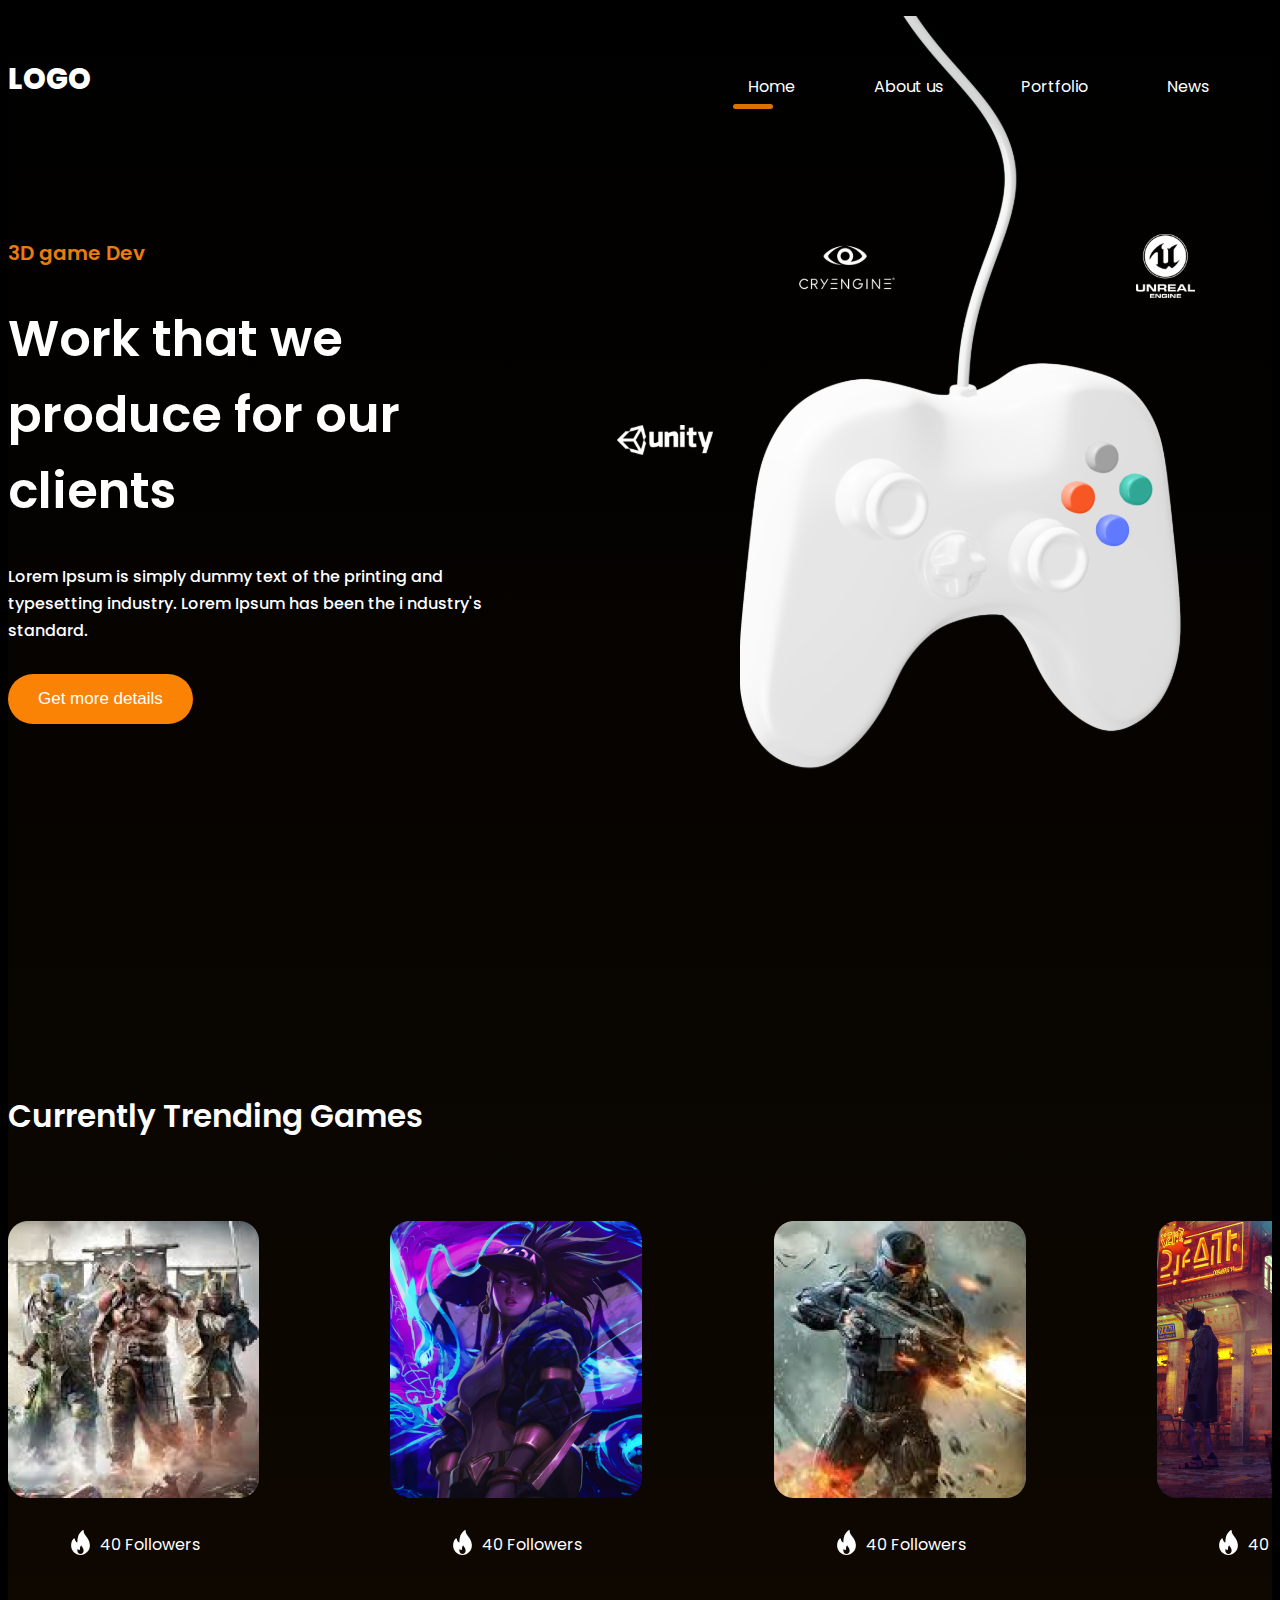
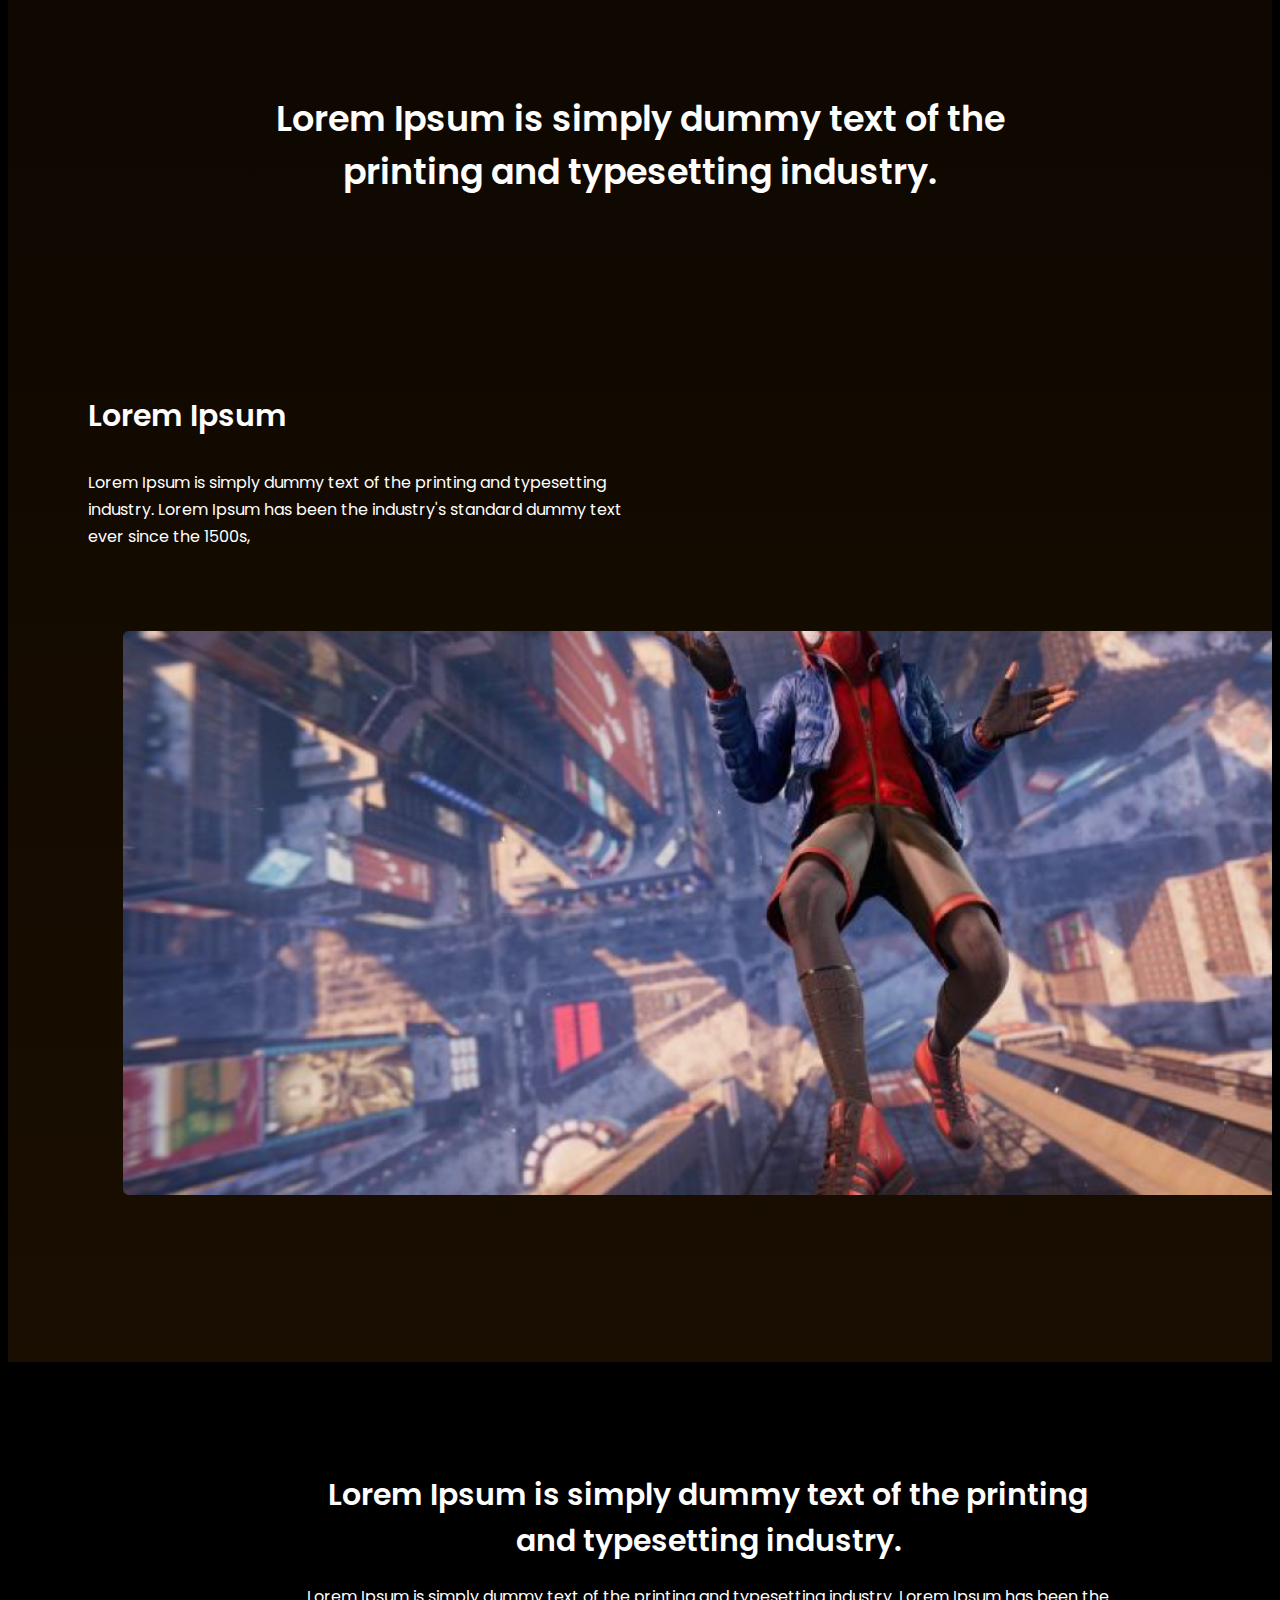
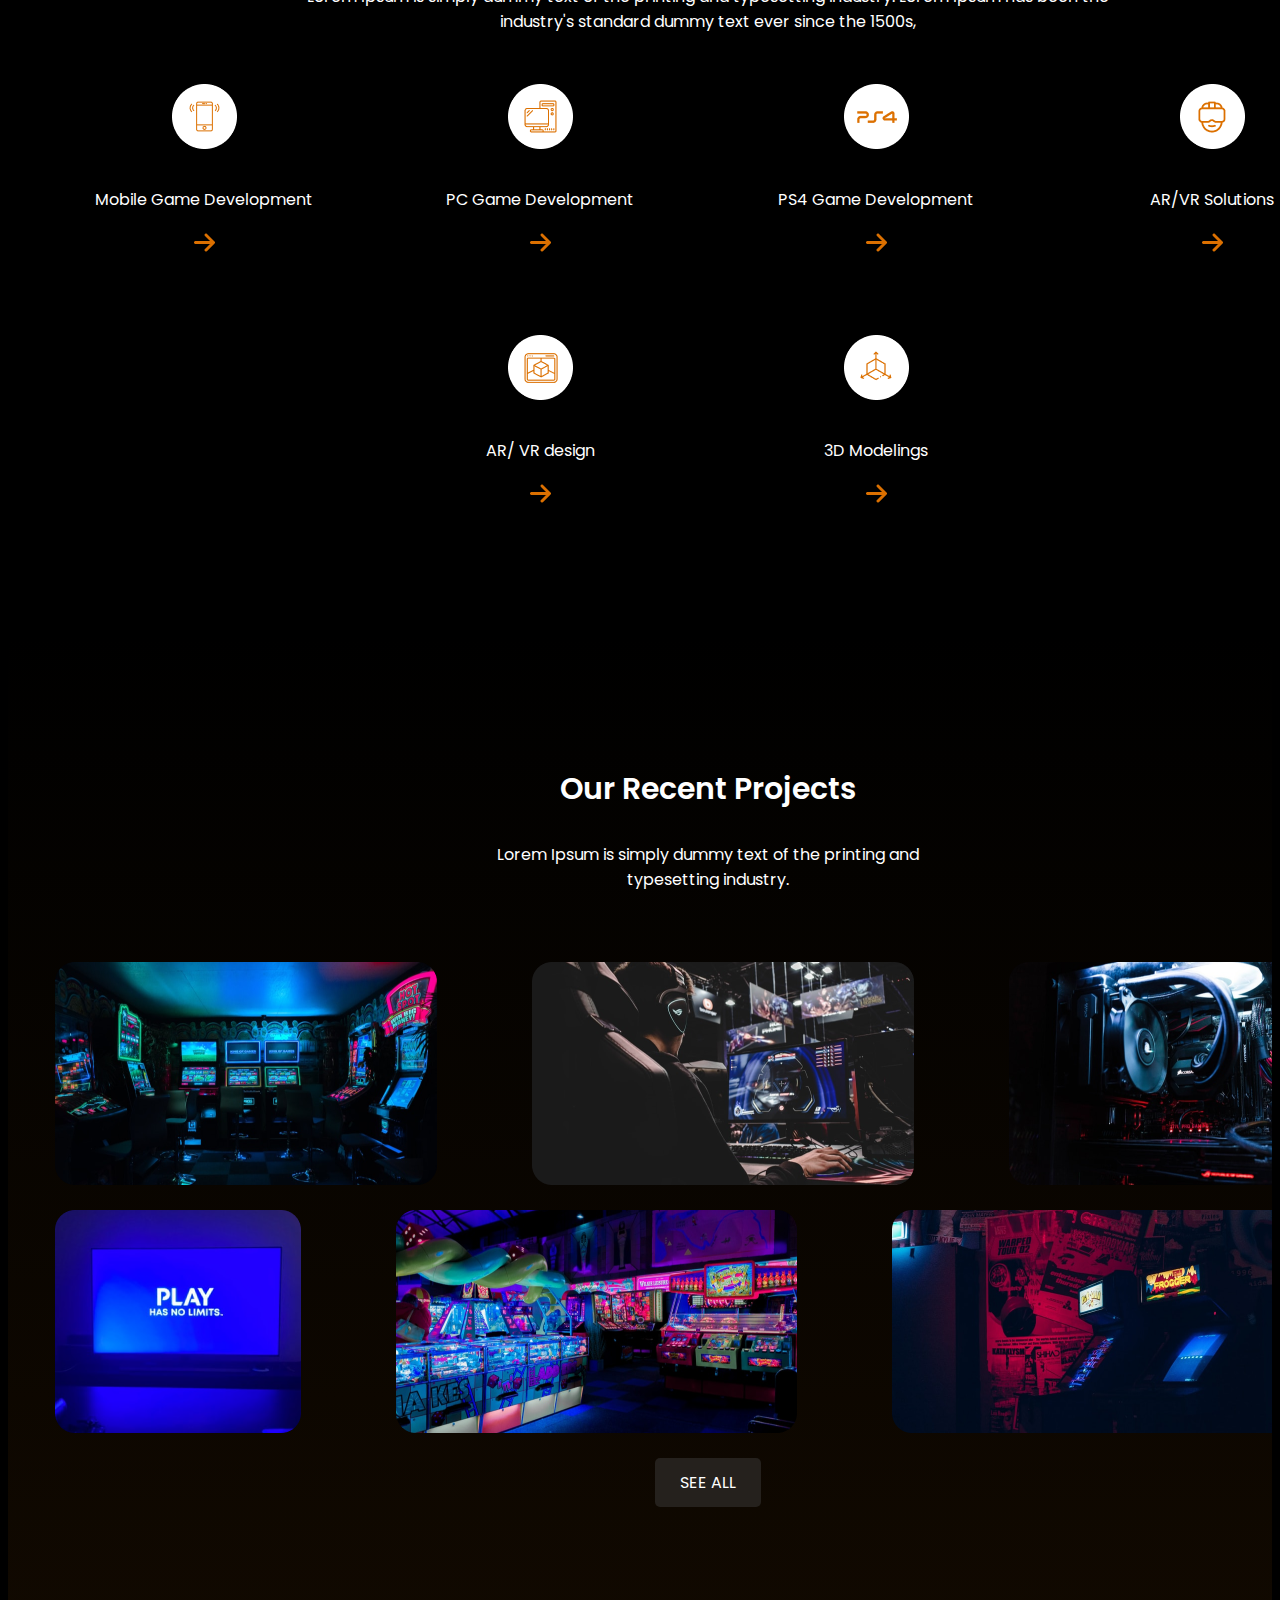
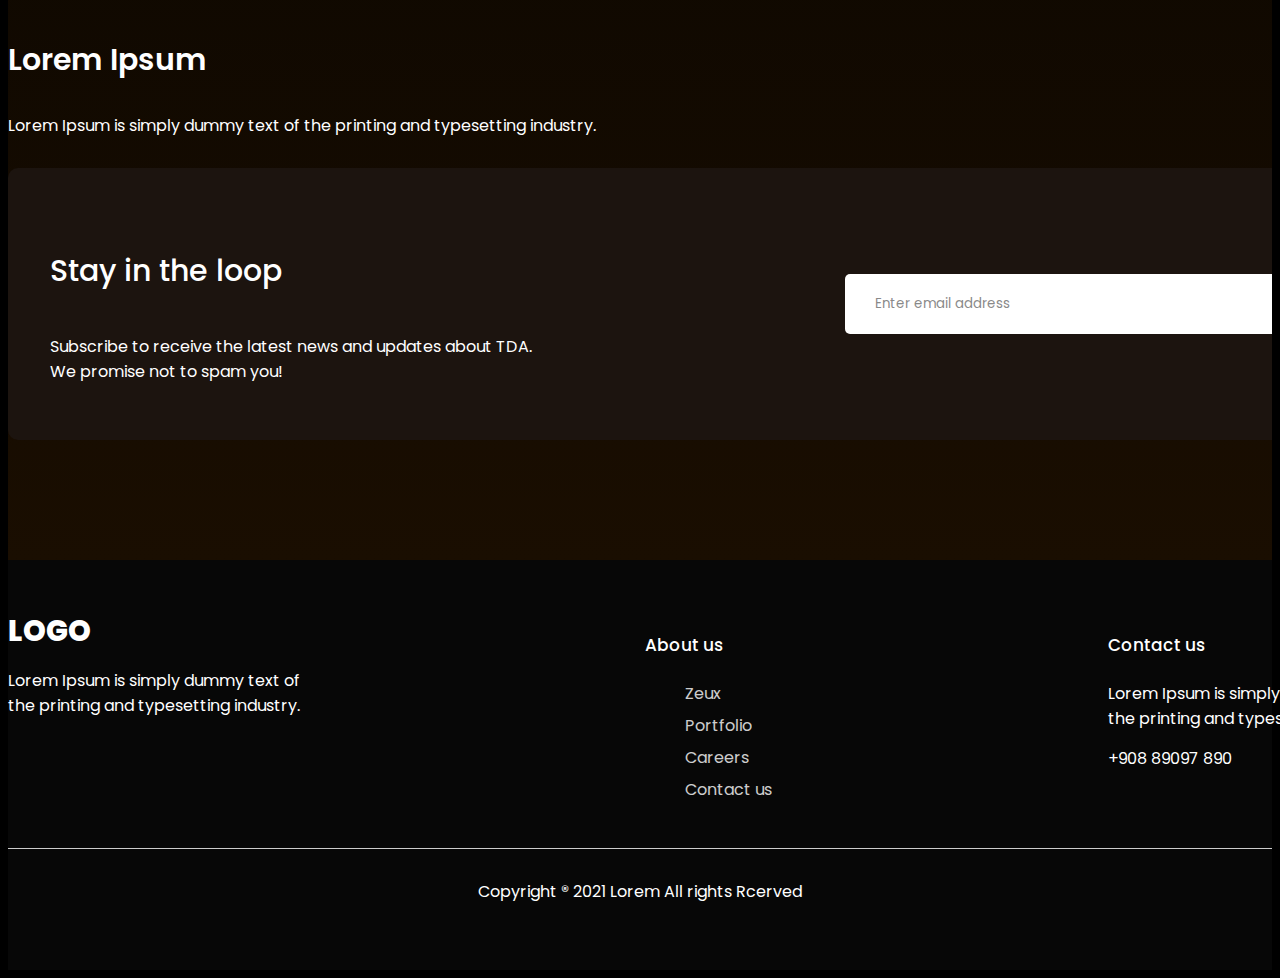
<file: html/index.html>
<!DOCTYPE html>
<html lang="en">

<head>
    <meta charset="UTF-8">
    <meta name="viewport" content="width=device-width, initial-scale=1.0">
    <title>Game Website</title>
    <link rel="stylesheet" href="../css/variable.css">
    <link rel="stylesheet" href="../css/main.css">
</head>

<body>
    <div class="wrapper">
        <header class="header container">
            <span class="logo">logo</span>
            <nav>
                <ul>
                    <li class="active"><a href="/">Home</a></li>
                    <li><a href="./about.html">About us</a></li>
                    <li><a href="/html/portfolio.html">Portfolio</a></li>
                    <li><a href="/html/news.html">News</a></li>
                    <li class="btn"><a href="/html/contacts.html">Contact us</a></li>
                </ul>
            </nav>
        </header>
        
        <div class="hero container">
            <div class="hero--info">
                <h2>3D game Dev</h2>
                <h1>Work that we produce for our clients</h1>
                <p>
                    Lorem Ipsum is simply dummy text of the printing and
                    typesetting industry. Lorem Ipsum has been the i
                    ndustry's standard.
                </p>
                <button class="btn">Get more details</button>
            </div>
            <img class="gamepad" src="../img/joystick.svg" alt="Джостик">
        </div>

        <div class="container trending">
            <a href="#" class="see-all">SEE ALL</a>
            <h3>Currently Trending Games</h3>

            <div class="games">
                <div class="block">
                    <img src="/img/Game1.png" alt="For Honor">
                    <span><img class="top-games" src="/img/fire 1.svg" alt="Огонек">40 Followers</span>
                </div>
                <div class="block">
                    <img src="/img/Game2.png" alt="хз че">
                    <span><img class="top-games" src="/img/fire 1.svg" alt="Огонек">40 Followers</span>
                </div>
                <div class="block">
                    <img src="/img/Game3.png" alt="Крайзис3">
                    <span><img class="top-games" src="/img/fire 1.svg" alt="Огонек">40 Followers</span>
                </div>
                <div class="block">
                    <img src="/img/Game4.png" alt="Про кота">
                    <span><img class="top-games" src="/img/fire 1.svg" alt="Огонек">40 Followers</span>
                </div>
            </div>
        </div>
        
        <div class="container big-text">
            <p>Lorem Ipsum is simply dummy text of the printing 
                and typesetting industry.</p>
        </div>

        <div class="container banner">
            <h3>Lorem Ipsum</h3>
            <p>Lorem Ipsum is simply dummy text of the printing 
                and typesetting industry. Lorem Ipsum has been 
                the industry's standard dummy text ever since the 1500s,
            </p>
            <img class="banner-img" src="/img/banner.png" alt="баннер человек паук">
        </div>
    </div>

    <div class="features">
        <div class="container">
            <h3>Lorem Ipsum is simply dummy text of the 
                printing and typesetting industry.
            </h3>
            <p>Lorem Ipsum is simply dummy text of the printing and 
                typesetting industry. Lorem Ipsum has been the 
                industry's standard dummy text ever since the 1500s,
            </p>
            <div class="info">
                <div class="block">
                    <img class="features-img"src="/img/feature1.png" alt="">
                    <p>Mobile Game Development</p>
                    <img class="features-img"src="/img/arrow 1.png" alt="стрелка">
                </div>
                <div class="block">
                    <img class="features-img"src="/img/feature2.png" alt="">
                    <p>PC Game Development</p>
                    <img class="features-img"src="/img/arrow 1.png" alt="стрелка">
                </div>
                <div class="block">
                    <img class="features-img"src="/img/feature3.png" alt="">
                    <p>PS4 Game Development</p>
                    <img class="features-img"src="/img/arrow 1.png" alt="стрелка">
                </div>
                <div class="block">
                    <img class="features-img"src="/img/feature4.png" alt="">
                    <p>AR/VR Solutions</p>
                    <img class="features-img"src="/img/arrow 1.png" alt="стрелка">
                </div>
                <div class="block">
                    <img class="features-img"src="/img/feature5.png" alt="">
                    <p>AR/ VR design</p>
                    <img class="features-img"src="/img/arrow 1.png" alt="стрелка">
                </div>
                <div class="block">
                    <img class="features-img"src="/img/feature6.png" alt="">
                    <p>3D Modelings</p>
                    <img class="features-img"src="/img/arrow 1.png" alt="стрелка">
                </div>
            </div>
        </div>
    </div>

    <div class="wrapper">
        <div class="container projects">
            <h3>Our Recent Projects</h3>
            <p>Lorem Ipsum is simply dummy text of the printing 
                and typesetting industry.
            </p>
            <div class="images">
                <img src="/img/projects1.png" alt="">
                <img src="/img/projects2.png" alt="">
                <img src="/img/projects3.png" alt="">
            </div>
            <div class="images">
                <img src="/img/projects5.png" alt="">
                <img src="/img/projects4.png" alt="">
                <img src="/img/projects6.png" alt="">
            </div>
            <a href="" class="see-all">SEE ALL</a>
        </div>

        <div class="container email">
            <h3>Lorem Ipsum</h3>
            <p>Lorem Ipsum is simply dummy text of the printing 
                and typesetting industry.
            </p>
            <div class="block">
                <div>
                    <h4>Stay in the loop</h4>
                    <p>Subscribe to receive the latest news and updates about TDA.
                        We promise not to spam you! 
                    </p>
                </div>
                <div>
                    <input type="email" id="emailField" placeholder="Enter email address">
                    <button onclick="checkEmail()">Continue</button>
                </div>
            </div>
        </div>
    </div>

    <footer>
        <div class="blocks container">
            <div>
                <span class="logo">logo</span>
                <p>Lorem Ipsum is simply dummy text 
                    of the printing and typesetting industry.
                </p>
            </div>
            <div>
                <h4>About us</h4>
                <ul>
                    <li>Zeux</li>
                    <li>Portfolio</li>
                    <li>Careers</li>
                    <li>Contact us</li>
                </ul>
            </div>
            <div>
                <h4>Contact us</h4>
                <p>Lorem Ipsum is simply dummy text of 
                the printing and typesetting industry.
                </p>
                <p>+908 89097 890</p>
        </div>
        </div>
        <hr>
        <p>Copyright ® 2021 Lorem All rights Rcerved</p>
    </footer>

    <script>
        function checkEmail() {
            const email = document.querySelector('#emailField').value;
            if(!email.includes('@')) {
                alert ('Нет символа @');
            } else if(!email.includes('.')){
                alert ('Нет символа .');
            } else alert('Все отлично!');
        }
    </script>
</body>

</html>
</file>
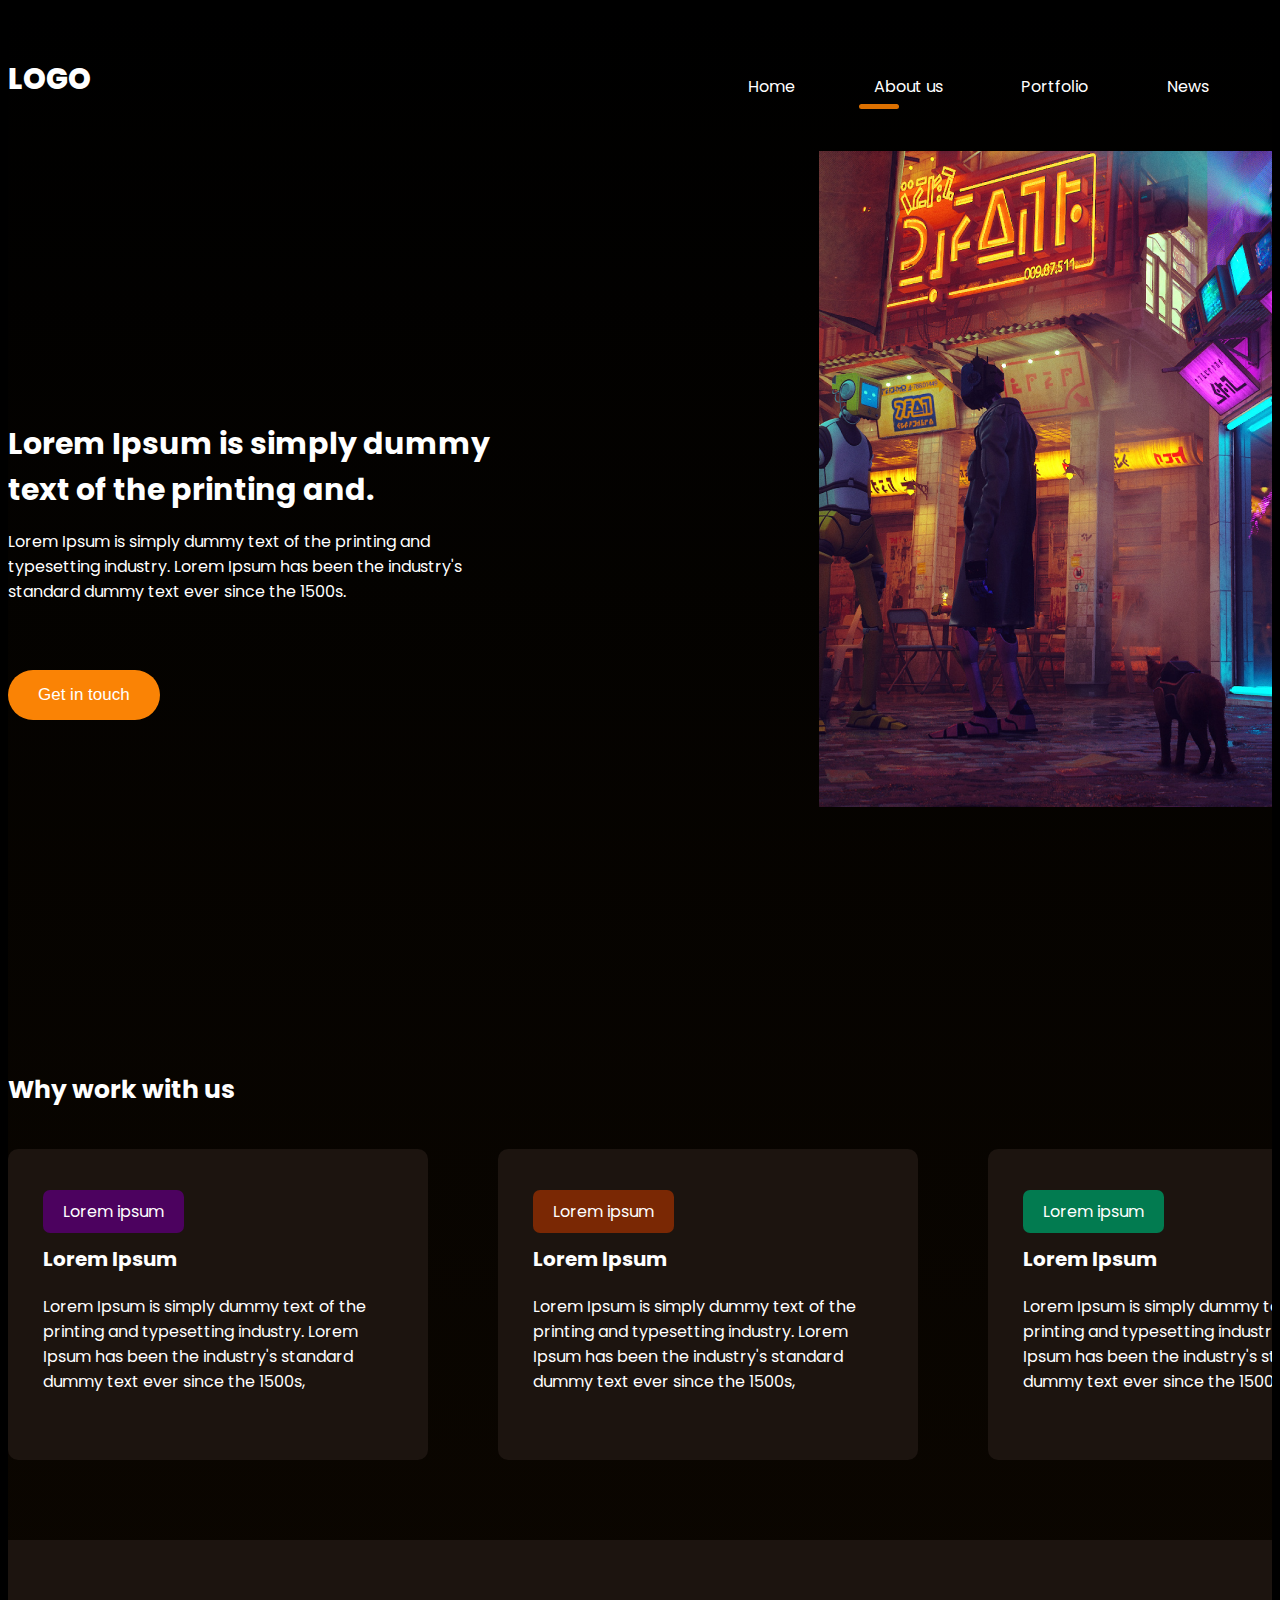
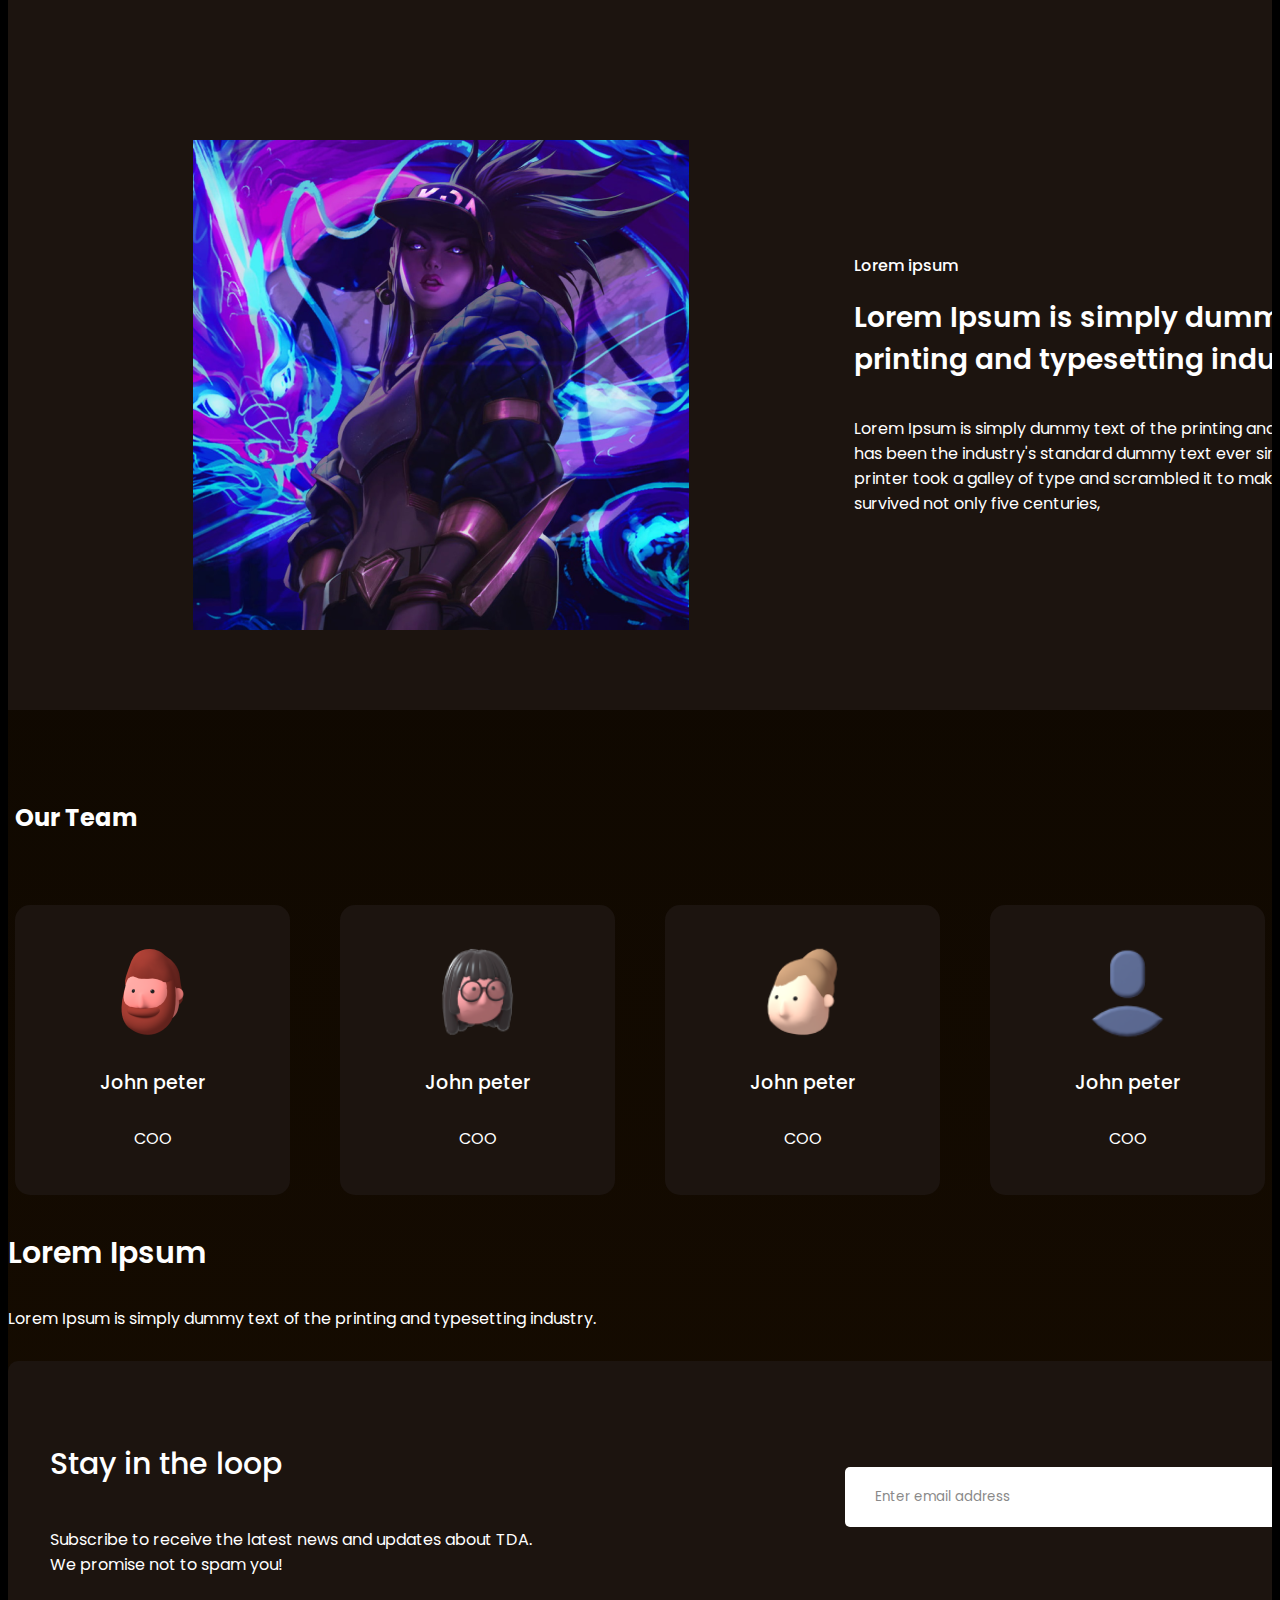
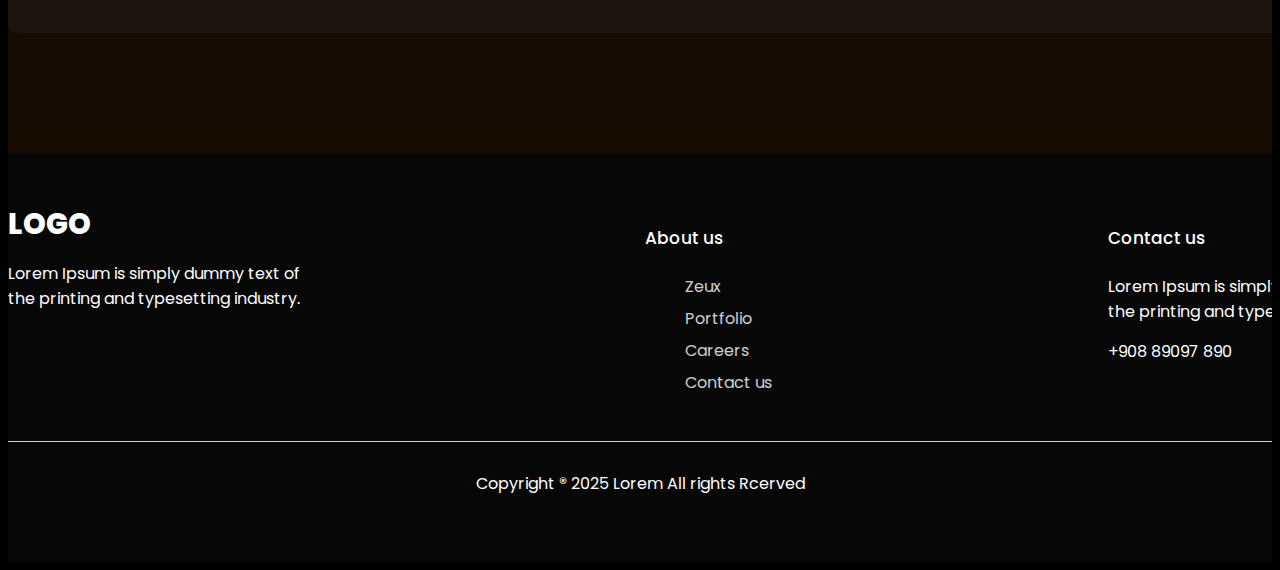
<file: html/about.html>
<!DOCTYPE html>
<html lang="en">

<head>
    <meta charset="UTF-8">
    <meta name="viewport" content="width=device-width, initial-scale=1.0">
    <title>About us</title>
    <link rel="stylesheet" href="../css/variable.css">
    <link rel="stylesheet" href="../css/main.css">
</head>

<body>
    <div class="wrapper">
        <header class="header container">
            <span class="logo">logo</span>
            <nav>
                <ul>
                    <li><a href="/html/index.html">Home</a></li>
                    <li class="active"><a href="/html/about.html">About us</a></li>
                    <li><a href="/html/portfolio.html">Portfolio</a></li>
                    <li><a href="/html/news.html">News</a></li>
                    <li class="btn"><a href="/html/contacts.html">Contact us</a></li>
                </ul>
            </nav>
        </header>

        <div class="hero-about container">
            <div class="info">
                <h1>Lorem Ipsum is simply dummy text of the printing and.</h1>
                <p>Lorem Ipsum is simply dummy text of the printing and
                    typesetting industry. Lorem Ipsum has been the
                    industry's standard dummy text ever since the 1500s.
                </p>
                <button class="btn">Get in touch <img src="/img/arrow2.png" alt="стрелка"></button>
            </div>
            <img class="hero-banner" src="/img/banner-about.png" alt="">
        </div>

        <div class="container work">
            <h2>Why work with us</h2>
            <div class="blocks">
                <div class="block">
                    <span class="badge purple">Lorem ipsum</span>
                    <h3>Lorem Ipsum</h3>
                    <p>Lorem Ipsum is simply dummy text of the printing
                        and typesetting industry. Lorem Ipsum has been
                        the industry's standard dummy text ever since
                        the 1500s,
                    </p>
                </div>
                <div class="block">
                    <span class="badge brown">Lorem ipsum</span>
                    <h3>Lorem Ipsum</h3>
                    <p>Lorem Ipsum is simply dummy text of the printing
                        and typesetting industry. Lorem Ipsum has been
                        the industry's standard dummy text ever since
                        the 1500s,
                    </p>
                </div>
                <div class="block">
                    <span class="badge green">Lorem ipsum</span>
                    <h3>Lorem Ipsum</h3>
                    <p>Lorem Ipsum is simply dummy text of the printing
                        and typesetting industry. Lorem Ipsum has been
                        the industry's standard dummy text ever since
                        the 1500s,
                    </p>
                </div>
            </div>

        </div>

        <div class="banner2">
            <div class="info">
                <div>
                    <h2>Lorem ipsum</h2>
                    <h1>Lorem Ipsum is simply dummy text of the printing
                        and typesetting industry.
                    </h1>
                    <p>Lorem Ipsum is simply dummy text of the printing
                        and typesetting industry. Lorem Ipsum has been
                        the industry's standard dummy text ever since
                        the 1500s, when an unknown printer took a galley
                        of type and scrambled it to make a type specimen
                        book. It has survived not only five centuries,
                    </p>
                </div>
                <img class="banner-img" src="/img/banner2.png" alt="game">
            </div>
        </div>

        <div class="team">
            <h2>Our Team</h2>
            <div class="teams-card">
                <div class="card">
                    <img class="card-img" src="/img/team1.png" alt="чел">
                    <h1>John peter</h1>
                    <p>COO</p>
                </div>
                <div class="card">
                    <img class="card-img" src="/img/team2.png" alt="чел">
                    <h1>John peter</h1>
                    <p>COO</p>
                </div>
                <div class="card">
                    <img class="card-img" src="/img/team3.png" alt="чел">
                    <h1>John peter</h1>
                    <p>COO</p>
                </div>
                <div class="card">
                    <img class="card-img" src="/img/team4.png" alt="чел">
                    <h1>John peter</h1>
                    <p>COO</p>
                </div>
            </div>
        </div>

        <div class="container email about">
            <h3>Lorem Ipsum</h3>
            <p>Lorem Ipsum is simply dummy text of the printing 
                and typesetting industry.
            </p>
            <div class="block">
                <div>
                    <h4>Stay in the loop</h4>
                    <p>Subscribe to receive the latest news and updates about TDA.
                        We promise not to spam you! 
                    </p>
                </div>
                <div>
                    <input type="email" id="emailField" placeholder="Enter email address">
                    <button onclick="checkEmail()">Continue</button>
                </div>
            </div>
        </div>

        <footer>
            <div class="blocks container">
                <div>
                    <span class="logo">logo</span>
                    <p>Lorem Ipsum is simply dummy text
                        of the printing and typesetting industry.
                    </p>
                </div>
                <div>
                    <h4>About us</h4>
                    <ul>
                        <li>Zeux</li>
                        <li>Portfolio</li>
                        <li>Careers</li>
                        <li>Contact us</li>
                    </ul>
                </div>
                <div>
                    <h4>Contact us</h4>
                    <p>Lorem Ipsum is simply dummy text of
                        the printing and typesetting industry.
                    </p>
                    <p>+908 89097 890</p>
                </div>
            </div>
            <hr>
            <p>Copyright ® 2025 Lorem All rights Rcerved</p>
        </footer>

</body>

</html>
</file>
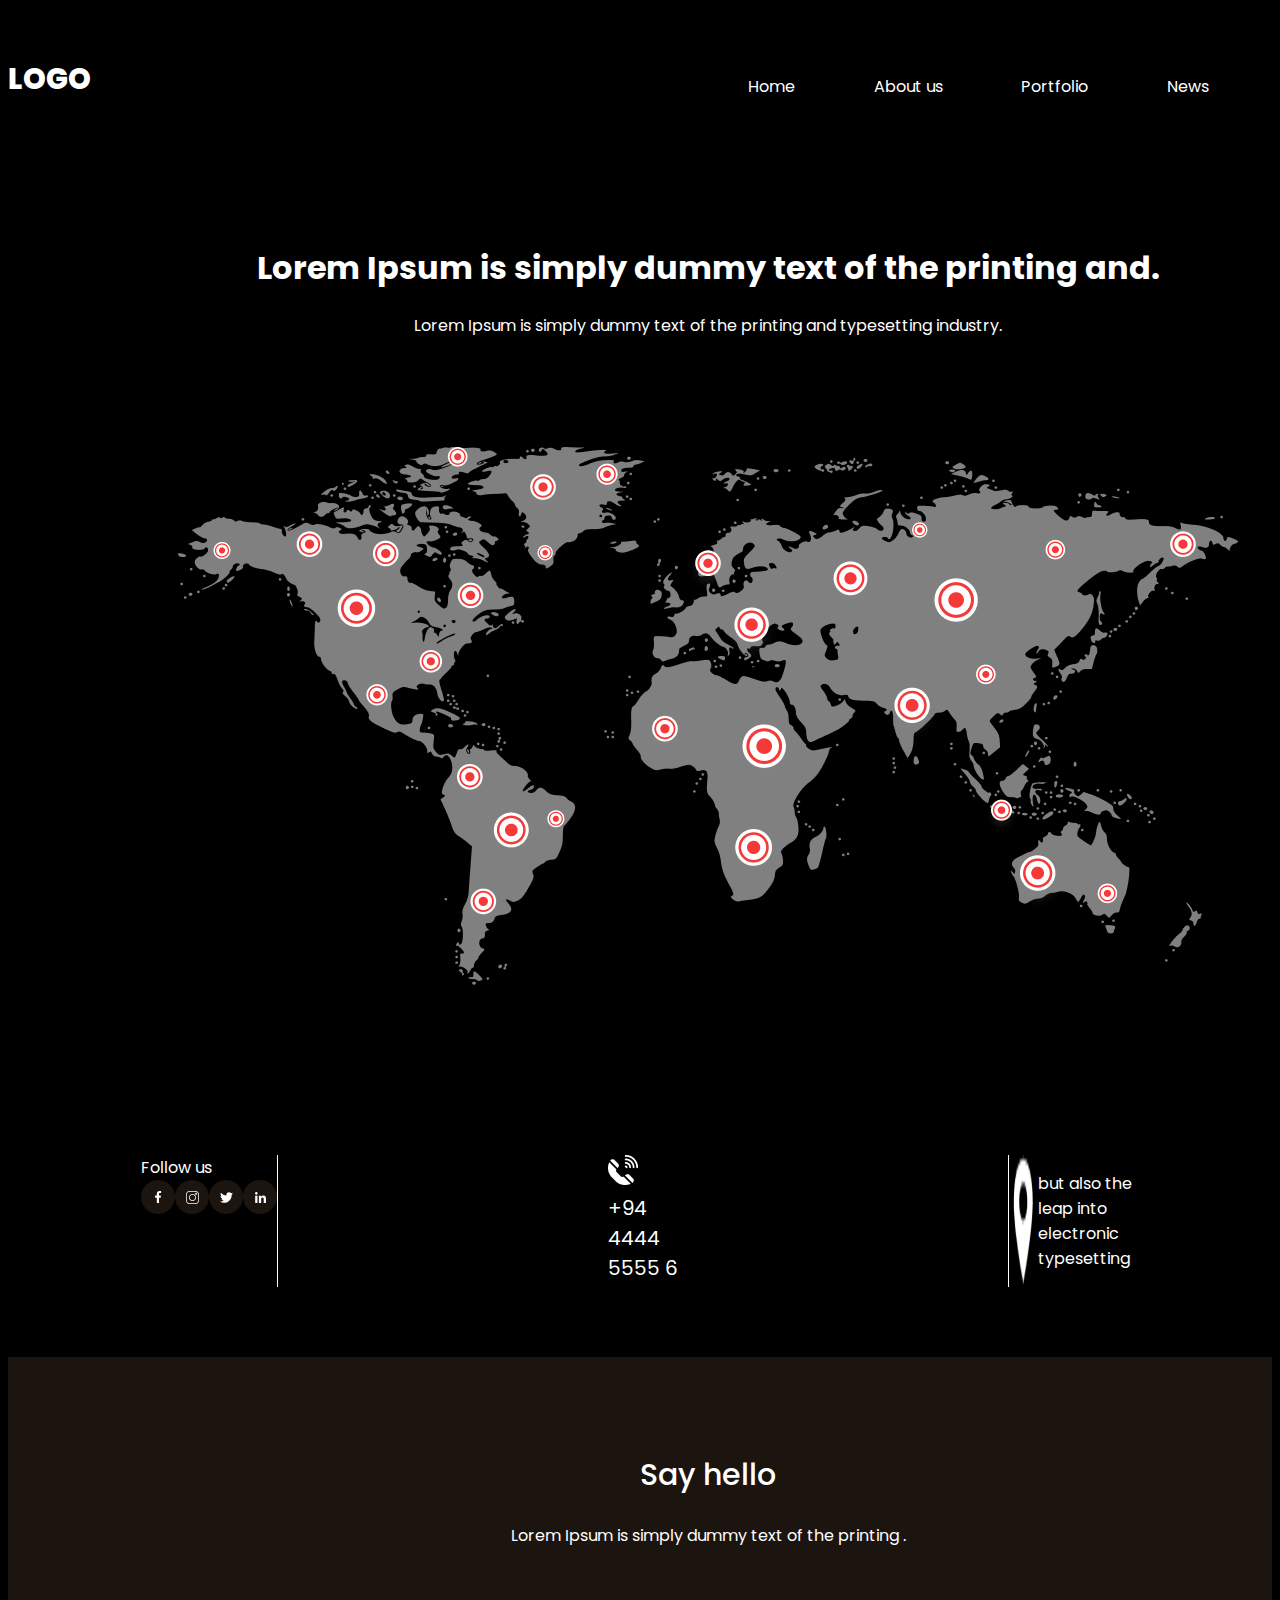
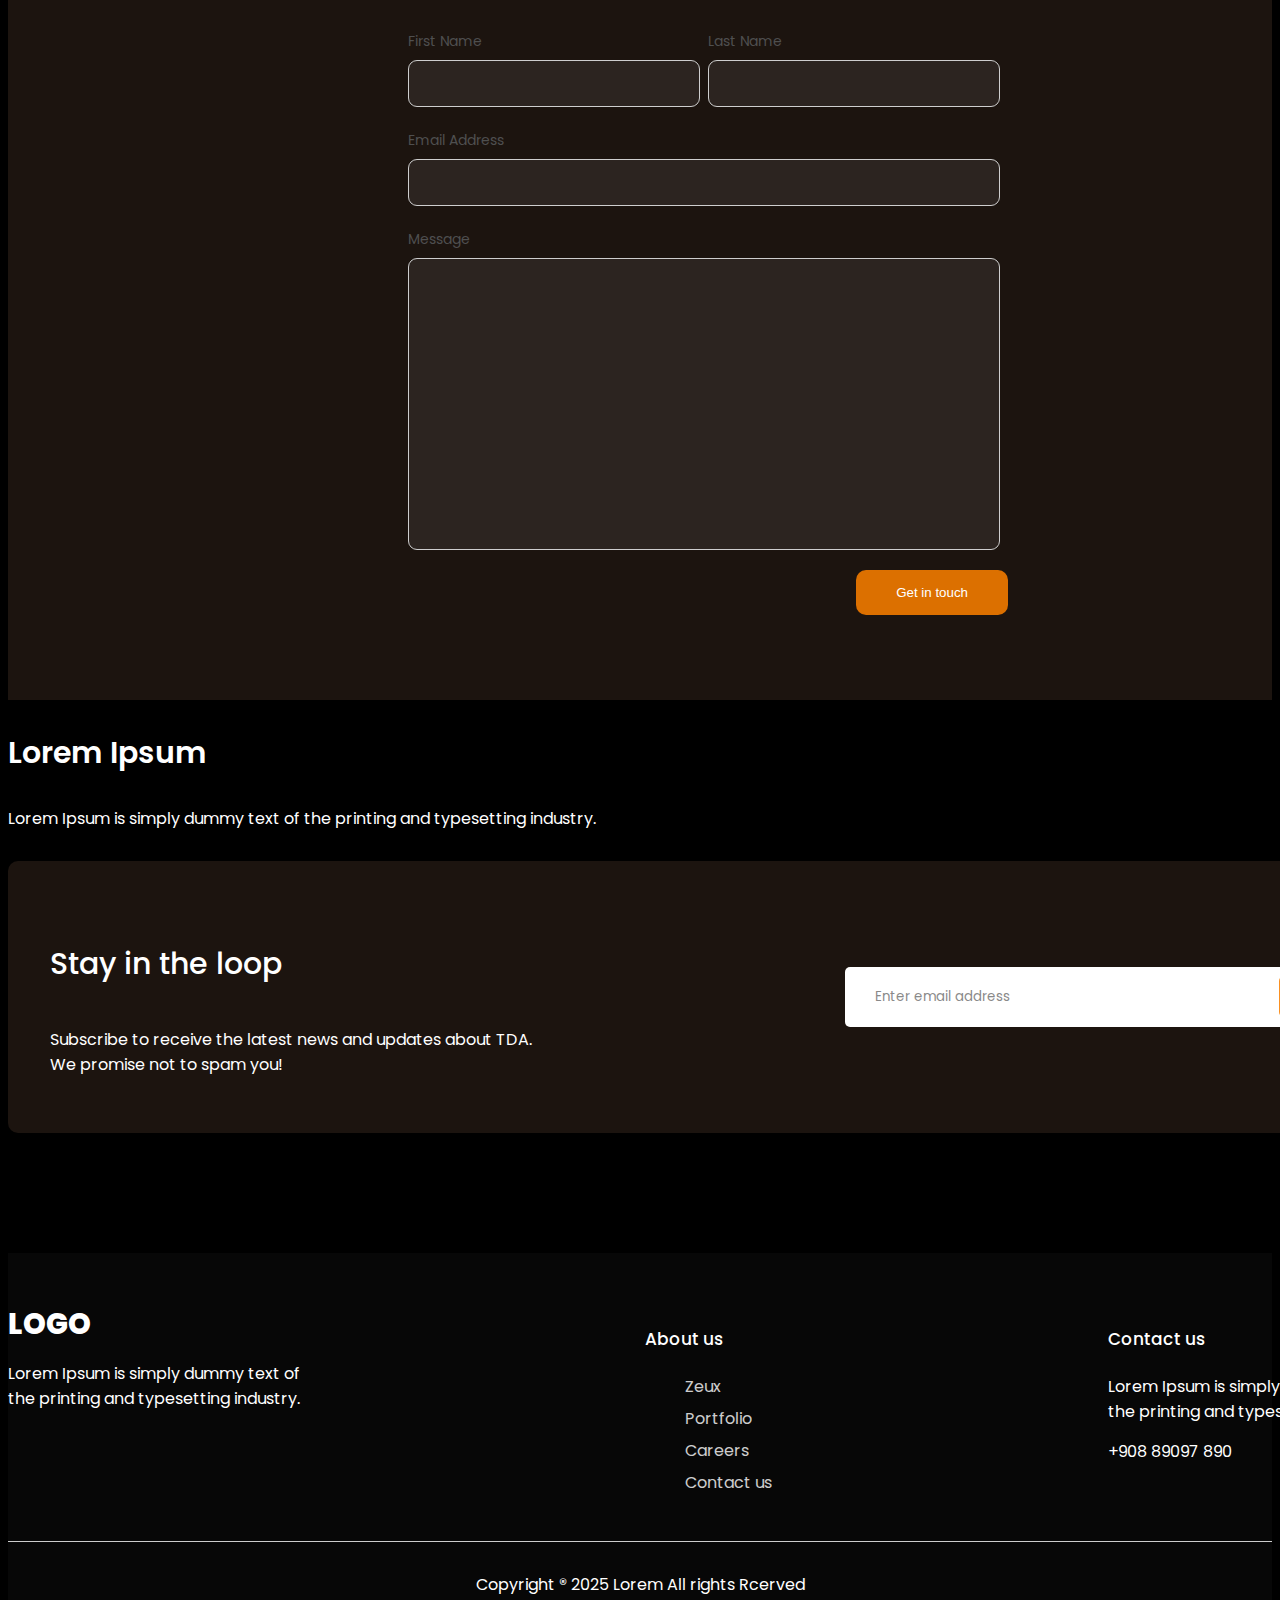
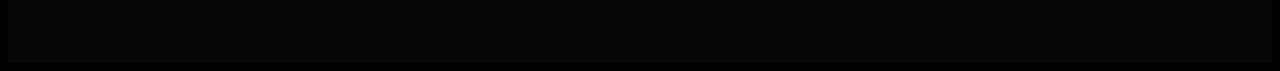
<file: html/contacts.html>
<!DOCTYPE html>
<html lang="en">

<head>
    <meta charset="UTF-8">
    <meta name="viewport" content="width=device-width, initial-scale=1.0">
    <title>About us</title>
    <link rel="stylesheet" href="../css/variable.css">
    <link rel="stylesheet" href="../css/main.css">
</head>

<body>
    <header class="header container">
        <span class="logo">logo</span>
        <nav>
            <ul>
                <li><a href="/html/index.html">Home</a></li>
                <li><a href="/html/about.html">About us</a></li>
                <li><a href="/html/portfolio.html">Portfolio</a></li>
                <li><a href="#">News</a></li>
                <li class="btn"><a href="/html/contacts.html">Contact us</a></li>
            </ul>
        </nav>
    </header>

    <div class="container hero-contacts">
        <h1>Lorem Ipsum is simply dummy text of the printing and.</h1>
        <p>
            Lorem Ipsum is simply dummy text of the printing
            and typesetting industry.
        </p>
        <img class="map" src="/img/map.png" alt="карта">
    </div>

    <div class="contacts">
        <div class="social">
            <span>Follow us</span>
            <div class="social-icons">
                <div class="circle">
                    <img src="/img/facebook 1.svg" alt="">
                </div>
                <div class="circle">
                    <img src="/img/instagram 1.svg" alt="">
                </div>
                <div class="circle">
                    <img src="/img/twitter 1.svg" alt="">
                </div>
                <div class="circle">
                    <img src="/img/linkedin 1.svg" alt="">
                </div>
            </div>
        </div>
        <div class="number">
            <img src="/img/phone 1.png" alt="">
            <span>+94 4444 5555 6</span>
        </div>
        <div class="gps">
            <img src="/img/gps 1.png" alt="">
            <p>but also the leap into electronic typesetting</p>
        </div>
    </div>

    <div class="feedback">
        <div class="container">
            <h2>Say hello</h2>
            <p>Lorem Ipsum is simply dummy text of the printing .</p>
            <form>
                <div class="inline">
                    <div>
                        <label>First Name</label>
                        <input type="text">
                    </div>
                    <div>
                        <label>Last Name</label>
                        <input type="text">
                    </div>
                </div>
                <label>Email Address</label>
                <input type="email" class="one-line">

                <label>Message</label>
                <textarea class="one-line"></textarea>

                <button type="button">Get in touch</button>
            </form>
        </div>
    </div>

    <div class="container email">
        <h3>Lorem Ipsum</h3>
        <p>Lorem Ipsum is simply dummy text of the printing 
            and typesetting industry.
        </p>
        <div class="block">
            <div>
                <h4>Stay in the loop</h4>
                <p>Subscribe to receive the latest news and updates about TDA.
                    We promise not to spam you! 
                </p>
            </div>
            <div>
                <input type="email" id="emailField" placeholder="Enter email address">
                <button onclick="checkEmail()">Continue</button>
            </div>
        </div>
    </div>

    <footer>
        <div class="blocks container">
            <div>
                <span class="logo">logo</span>
                <p>Lorem Ipsum is simply dummy text
                    of the printing and typesetting industry.
                </p>
            </div>
            <div>
                <h4>About us</h4>
                <ul>
                    <li>Zeux</li>
                    <li>Portfolio</li>
                    <li>Careers</li>
                    <li>Contact us</li>
                </ul>
            </div>
            <div>
                <h4>Contact us</h4>
                <p>Lorem Ipsum is simply dummy text of
                    the printing and typesetting industry.
                </p>
                <p>+908 89097 890</p>
            </div>
        </div>
        <hr>
        <p>Copyright ® 2025 Lorem All rights Rcerved</p>
    </footer>

</body>

</html>
</file>
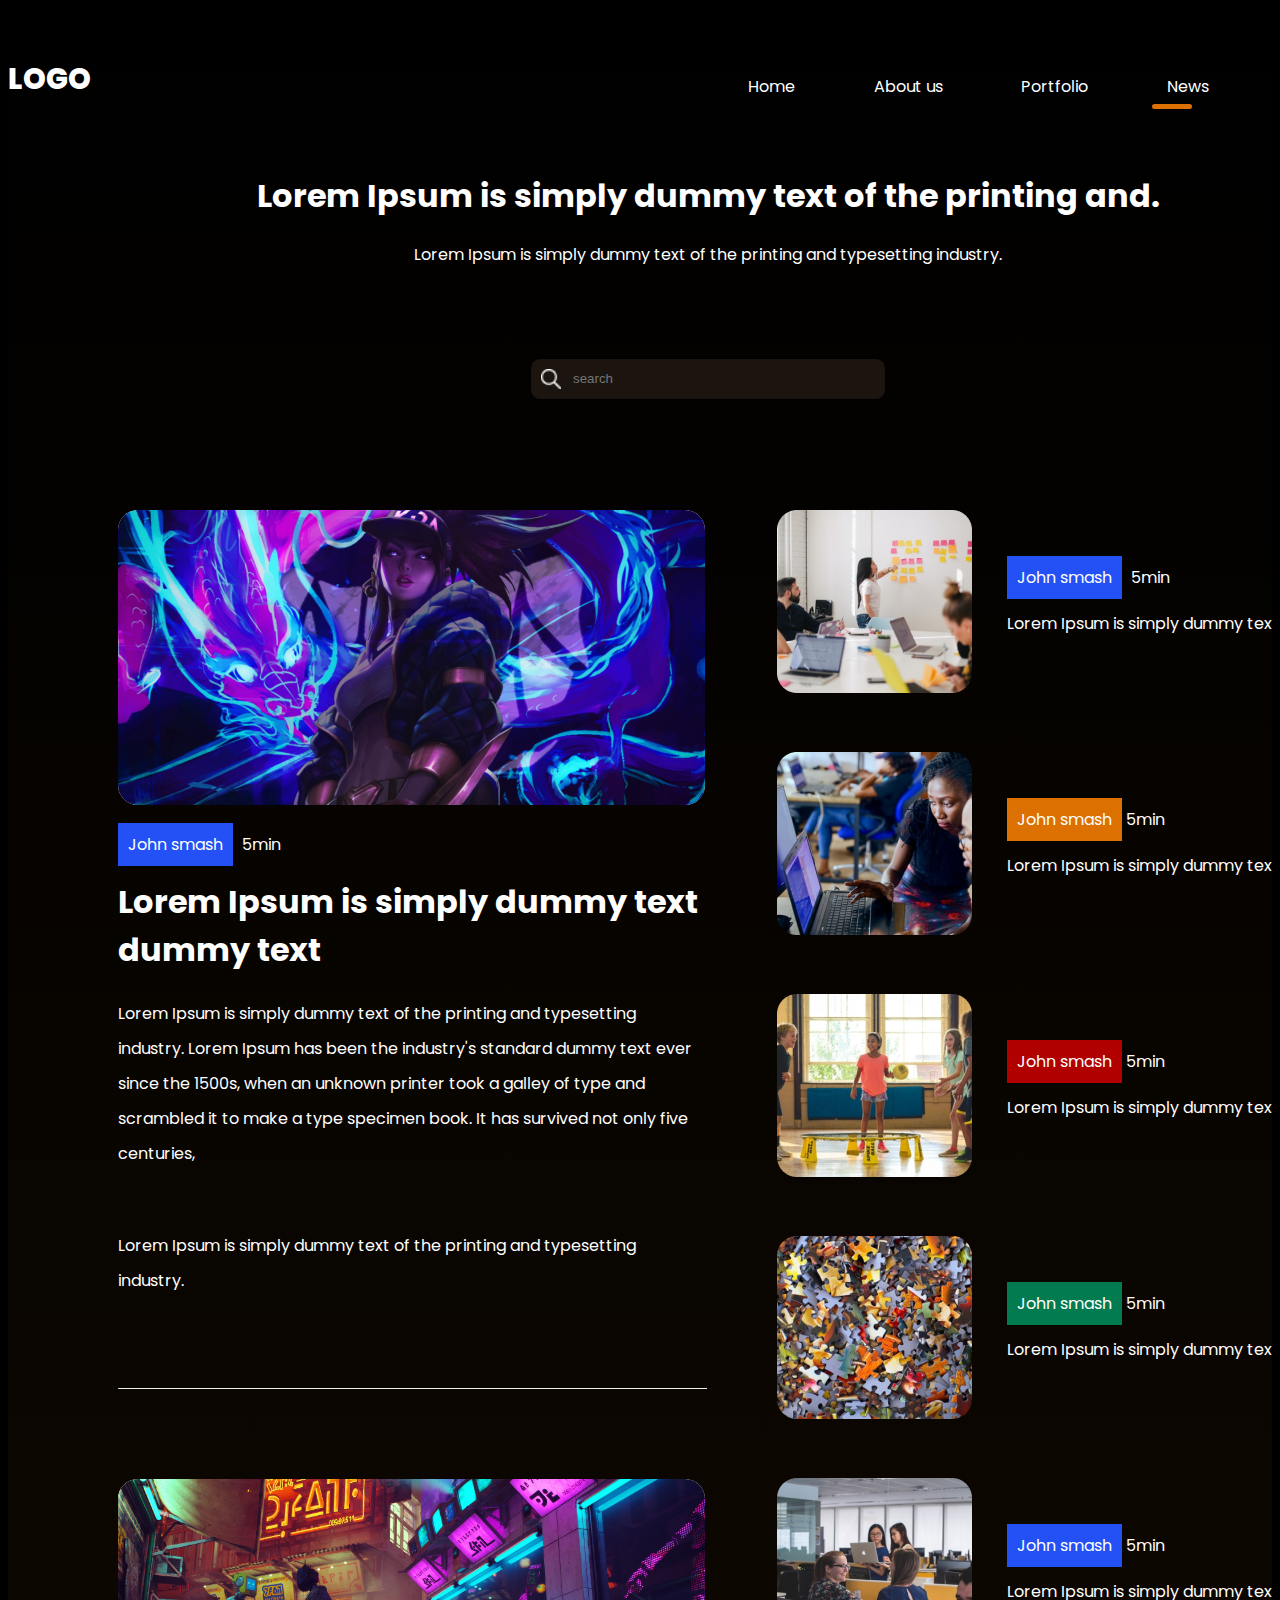
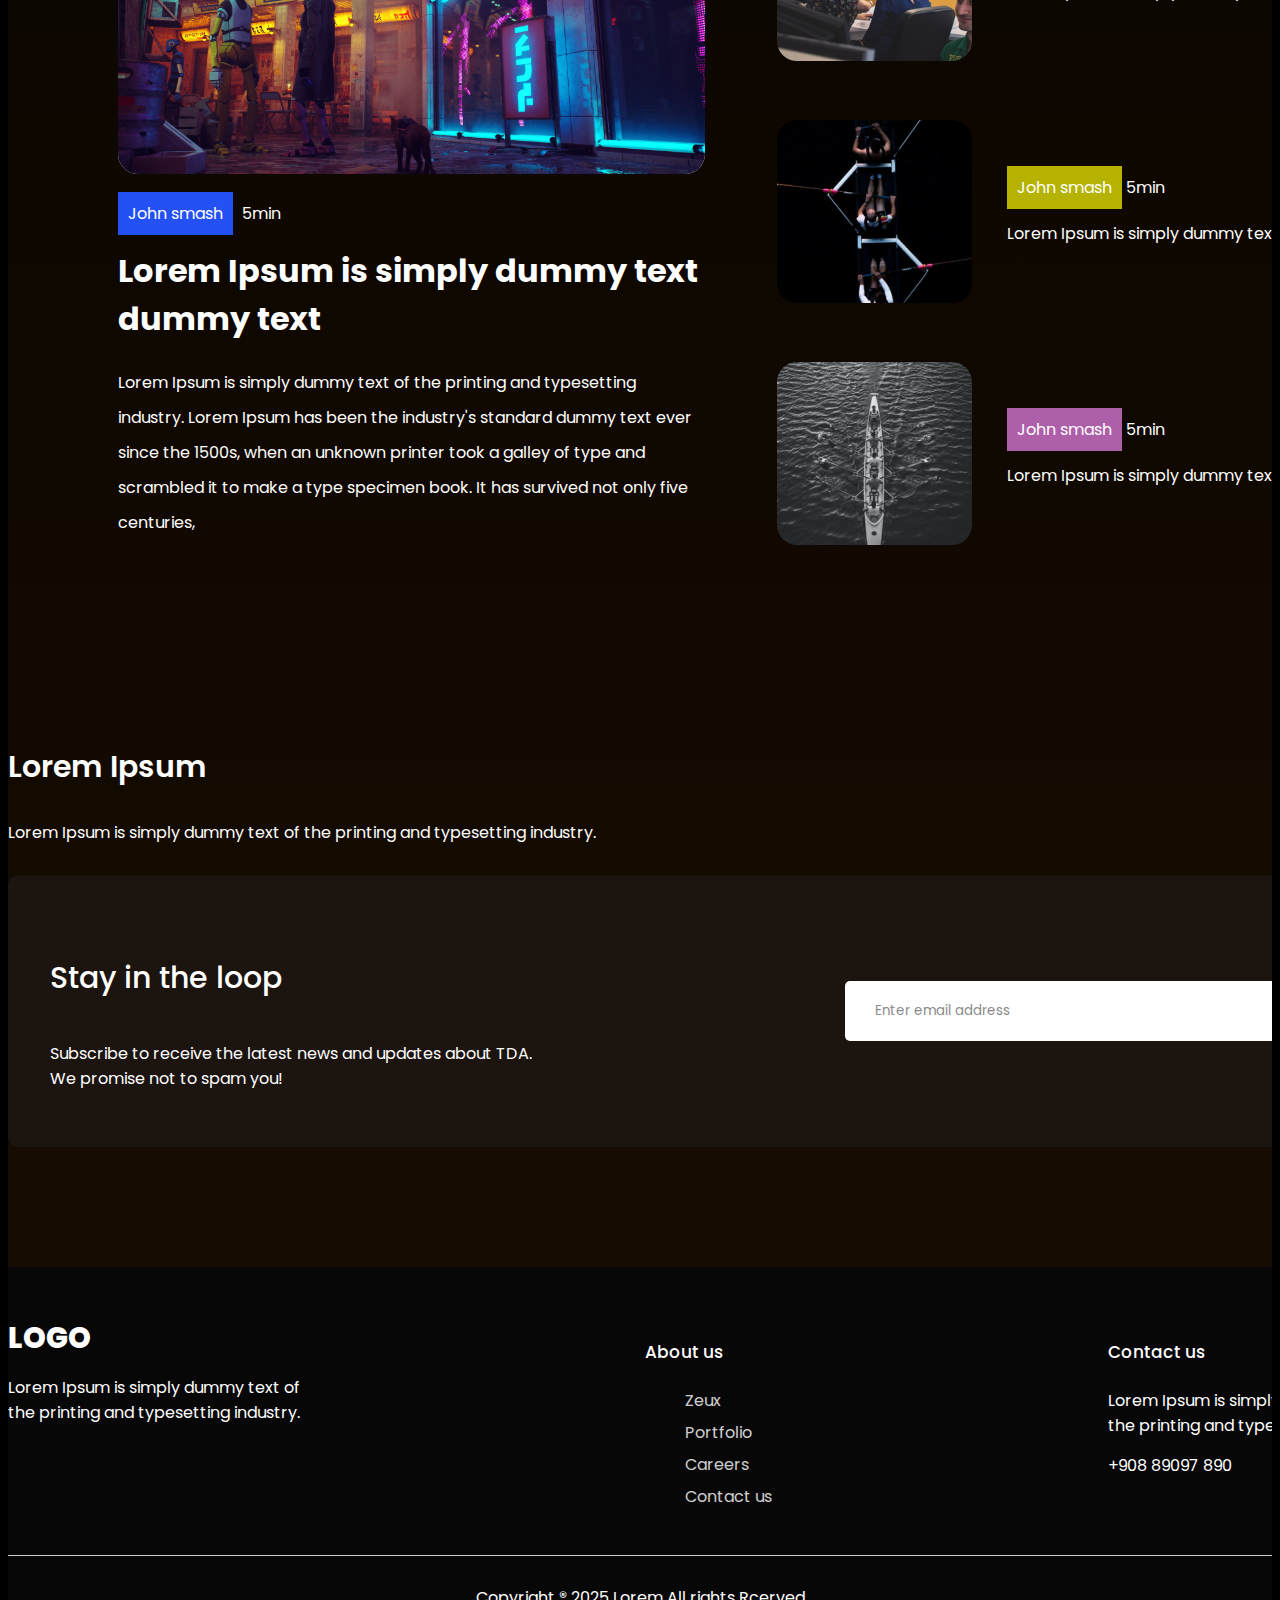
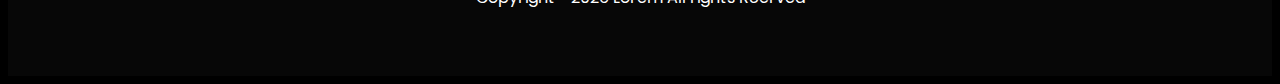
<file: html/news.html>
<!DOCTYPE html>
<html lang="en">

<head>
    <meta charset="UTF-8">
    <meta name="viewport" content="width=device-width, initial-scale=1.0">
    <title>About us</title>
    <link rel="stylesheet" href="../css/variable.css">
    <link rel="stylesheet" href="../css/main.css">
</head>

<body>
    <div class="wrapper">
        <header class="header container">
            <span class="logo">logo</span>
            <nav>
                <ul>
                    <li><a href="/html/index.html">Home</a></li>
                    <li><a href="/html/about.html">About us</a></li>
                    <li><a href="/html/portfolio.html">Portfolio</a></li>
                    <li class="active"><a href="/html/news.html">News</a></li>
                    <li class="btn"><a href="/html/contacts.html">Contact us</a></li>
                </ul>
            </nav>
        </header>

        <div class="news">
            <div class="news-cap">
                <h1>Lorem Ipsum is simply dummy text of the printing and.</h1>
                <p>
                    Lorem Ipsum is simply dummy text of the printing
                    and typesetting industry.
                </p>
                <div class="search">
                    <input type="text" class="search-field" placeholder="search">
                    <img src="/img/search 1.png" alt="лупа" class="search-icon">
                </div>
            </div>
        </div>

        <div class="game-news">
            <div class="game-info">
                <img class="style-img" src="/img/game22.svg" alt="игруля">
                <div>
                    <span class="style">John smash</span>
                    <span>5min</span>
                    <h1>Lorem Ipsum is simply dummy text dummy text </h1>
                    <p>
                        Lorem Ipsum is simply dummy text of the printing and
                        typesetting industry. Lorem Ipsum has been the industry's
                        standard dummy text ever since the 1500s, when an unknown
                        printer took a galley of type and scrambled it to make a
                        type specimen book. It has survived not only
                        five centuries,
                    </p><br>
                    <p>
                        Lorem Ipsum is simply dummy text of the
                        printing and typesetting industry.
                    </p>
                </div>
                <hr class="style-hr">
                <div>
                    <img class="style-img" src="/img/game33.svg" alt="игруля">
                    <div>
                        <span class="style">John smash</span>
                        <span>5min</span>
                        <h1>Lorem Ipsum is simply dummy text dummy text </h1>
                        <p>
                            Lorem Ipsum is simply dummy text of the printing and
                            typesetting industry. Lorem Ipsum has been the industry's
                            standard dummy text ever since the 1500s, when an unknown
                            printer took a galley of type and scrambled it to make a
                            type specimen book. It has survived not only
                            five centuries,
                        </p>
                    </div>
                </div>
            </div>
            <div class="world-container">
                <div class="world-info">
                    <div class="distance">
                        <img src="/img/world1.png" alt="">
                        <div class="info">
                            <span class="style">John smash</span>
                            <span>5min </span>
                            <p>Lorem Ipsum is simply dummy text dummy text ? </p>
                        </div>
                    </div>
                    <div class="distance">
                        <img src="/img/world2.png" alt="">
                        <div class="info">
                            <span class="style2">John smash</span>
                            <span>5min </span>
                            <p>Lorem Ipsum is simply dummy text dummy text ? </p>
                        </div>
                    </div>
                    <div class="distance">
                        <img src="/img/world3.png" alt="">
                        <div class="info">
                            <span class="style3">John smash</span>
                            <span>5min </span>
                            <p>Lorem Ipsum is simply dummy text dummy text ? </p>
                        </div>
                    </div>
                    <div class="distance">
                        <img src="/img/world4.png" alt="">
                        <div class="info">
                            <span class="style4">John smash</span>
                            <span>5min </span>
                            <p>Lorem Ipsum is simply dummy text dummy text ? </p>
                        </div>
                    </div>
                    <div class="distance">
                        <img src="/img/world5.png" alt="">
                        <div class="info">
                            <span class="style5">John smash</span>
                            <span>5min </span>
                            <p>Lorem Ipsum is simply dummy text dummy text ? </p>
                        </div>
                    </div>
                    <div class="distance">
                        <img src="/img/world6.png" alt="">
                        <div class="info">
                            <span class="style6">John smash</span>
                            <span>5min </span>
                            <p>Lorem Ipsum is simply dummy text dummy text ? </p>
                        </div>
                    </div>
                    <div class="distance">
                        <img src="/img/world7.png" alt="">
                        <div class="info">
                            <span class="style7">John smash</span>
                            <span>5min </span>
                            <p>Lorem Ipsum is simply dummy text dummy text ? </p>
                        </div>
                    </div>
                </div>
            </div>
        </div>



        <div class="container email">
            <h3>Lorem Ipsum</h3>
            <p>Lorem Ipsum is simply dummy text of the printing
                and typesetting industry.
            </p>
            <div class="block">
                <div>
                    <h4>Stay in the loop</h4>
                    <p>Subscribe to receive the latest news and updates about TDA.
                        We promise not to spam you!
                    </p>
                </div>
                <div>
                    <input type="email" id="emailField" placeholder="Enter email address">
                    <button onclick="checkEmail()">Continue</button>
                </div>
            </div>
        </div>

        <footer>
            <div class="blocks container">
                <div>
                    <span class="logo">logo</span>
                    <p>Lorem Ipsum is simply dummy text
                        of the printing and typesetting industry.
                    </p>
                </div>
                <div>
                    <h4>About us</h4>
                    <ul>
                        <li>Zeux</li>
                        <li>Portfolio</li>
                        <li>Careers</li>
                        <li>Contact us</li>
                    </ul>
                </div>
                <div>
                    <h4>Contact us</h4>
                    <p>Lorem Ipsum is simply dummy text of
                        the printing and typesetting industry.
                    </p>
                    <p>+908 89097 890</p>
                </div>
            </div>
            <hr>
            <p>Copyright ® 2025 Lorem All rights Rcerved</p>
        </footer>


</body>

</html>
</file>
<file: css/variable.css>
:root {
    --second-color:#1C140F;
    --main-color:#000;
    --body-color: #fff;
}
</file>
<file: css/main.css>
@import url('https://fonts.googleapis.com/css2?family=Poppins:ital,wght@0,100;0,200;0,300;0,400;0,500;0,600;0,700;0,800;0,900;1,100;1,200;1,300;1,400;1,500;1,600;1,700;1,800;1,900&display=swap');
@import "./variable.css"

* {
    margin:0;
    padding: 0;
}

body {
    font-family: "Poppins", serif;
    font-weight: 400;
    color:var(--body-color);
    font-size: 16px;
    background: var(--main-color);
}

a {
    text-decoration: none;
}

img {
    max-width: 100%;
}

.wrapper {
    background: linear-gradient(180deg, rgba(0,0,0,1) 0%, rgba(26,14,1,1) 100%);
    width: 100%;
    overflow-x: hidden;
}

.container {
    width: 1400px;
    margin: auto;
}

header {
    padding: 50px 0;
}

header .logo,
footer .blocks .logo {
    text-transform: uppercase;
    font-size: 29px;
    font-weight: 800;
}

header nav {
    float: right;
    width: 50%;
}

header nav ul {
    list-style: none;
    display: flex;
    justify-content: space-between;
    z-index: 2;
    position: relative;
}

header nav ul li {
    display: inline-block;
}

header nav ul li a {
    color: var(--body-color); 
}

header nav ul li.active::after {
    content: '';
    display: block;
    width: 40px;
    height: 5px;
    background: #DC7000;
    border-radius: 10px;
    position: relative;
    top: 5px;
    left: -15px;
}

header nav ul li:not(.active):not(.btn) a:hover {
    border-bottom: 5px solid #DC7000;
}

header nav ul li.btn a, .email .block button {
    background: #FA9021;
    padding: 9px 17px;
    border-radius: 5px;
    transition: all 500ms ease;
}

header nav ul li.btn a:hover, .email .block button:hover {
    background: #844501;
}

.hero {
    padding-bottom: 100px;
    position: relative;
    z-index: 1;
    display: flex;
    justify-content: space-between;
}

.gamepad {
    transform: translateY(-135px);
}

.hero--info {
    width: 527px;
    padding-top: 70px;
    height: 512px;
}

.hero--info h2 {
    color:#E87D0E;
    font-size: 20px;
    font-weight: 600;
}

.hero--info h1 {
    font-size: 50px;
    font-weight: 600;
}

.hero--info p {
    font-weight: 500;
    line-height: 170%;
    margin: 30px 0;
}

.hero--info .btn, .hero-about .info .btn {
    background: #FA8305;
    color:var(--body-color);
    border-radius:40px;
    padding: 15px 30px;
    font-size: 17px;
    border:0;
    transition: all 500ms ease;
}

.hero--info .btn:hover, .hero-about .info .btn:hover {
    cursor: pointer;
    transform: scale(1.1);
}

.hero .hero-banner {
    position: absolute;
    top: -150px;
    right: 0px;
}

/*Секция с топ играми*/
.trending {
    padding-top: 50px;
}

.trending h3 {
font-weight: 600;
font-size: 31px;
}

.trending .see-all, .projects .see-all {
    color: var(--body-color);
    background: #25211D;
    border-radius: 5px;
    padding: 12px 23px;
    float: right;
    display: block;
    transition: all 500ms ease;
}

.trending .see-all:hover, .projects .see-all:hover {
    transform: scale(1.1);
}

.trending .games {
    display: flex;
    justify-content: space-between;
    width: 100%;
    padding: 50px 0 ;
}

.trending .games span {
    display: block;
    text-align: center;
    margin-top: 20px;
}

.trending .games span .top-games {
    position: relative;
    top: 5px;
    margin-right: 7px;
}

.big-text {
    padding: 50px 0;
    font-size: 35px;
    font-weight: 600;
    text-align: center;
    width: 800px;
}

.banner {
    padding: 80px;
}

.banner h3 {
    font-weight: 600;
    font-size: 30px;
    margin-bottom: 30px;
}

.banner p {
    line-height: 170%;
    margin-bottom: 30px;
    width: 550px;
}

.banner .banner-img {
    width: 100%;
    margin-bottom: 30px;
}

/* Секция с изображением */

.features {
    background: url('/img/fon.png') no-repeat center center fixed;
    background-size: cover;
    padding: 80px 0;
}

.features h3 {
    font-weight: 600;
    font-size: 30px;
    margin-bottom: 20px;
    text-align: center;
    max-width: 826px ;
    margin-left: auto;
    margin-right: auto;
}

.features p {
    margin-bottom: 20px;
    text-align: center;
    max-width: 826px ;
    margin-left: auto;
    margin-right: auto;
}

.features .info {
    display: flex;
    justify-content: center;
    flex-wrap: wrap;
}

.features .info .block {
    text-align: center;
    width: 20%;
    margin: 30px 2%;
}

.features .info .block .features-img {
    margin-bottom: 15px;
}

.projects {
    padding: 100px 0;
}

.projects h3 {
    font-size: 30px;
    font-weight: 600;
    text-align: center;
}

.projects p {
    text-align: center;
    margin-bottom: 70px;
    max-width: 497px;
    margin-left: auto;
    margin-right: auto;
}

.projects .images {
    display: flex;
    justify-content: space-around;
    margin-bottom: 25px;
}

.projects .see-all {
    float: none;
    width: 60px;
    text-align: center;
    margin: 0 auto;
}

/* Нижняя часть*/

.email {
    padding-bottom: 120px;
}

.email h3 {
    font-size: 30px;
    font-weight: 600;
}

.email .block {
    background: var(--second-color);
    margin-top: 30px;
    border-radius: 10px;
    padding: 40px 3%;
    width: 94%;
    display: flex;
    justify-content: space-between;
    align-items: center;
}

.email .block h4 {
    font-size: 30px;
    font-weight: 500;
}

.email .block p {
    width: 500px;
}

.email .block input {
    background: var(--body-color);
    outline: none;
    border: 0;
    border-radius: 5px;
    width: 380px;
    font-family: "Poppins", serif;
    font-weight: 400;
    padding: 20px 30px;
    position: relative;
    right: -100px;
    z-index: 1;
    padding-right: 120px;
}

.email .block input::placeholder {
    color: #898989;
}

.email .block button {
    cursor: pointer;
    border: 0;
    padding: 13px 17px;
    position: relative;
    z-index: 2;
    color: var(--body-color);
}

/*Страница про нас*/

.hero-about {
    position: relative;
}

.hero-about .info {
    width: 500px;
    padding: 250px 0;
}

.hero-about .info h1 {
    margin-bottom: 15px;
    font-size: 30px;
}

.hero-about .info .btn {
    margin-top: 50px;
}

.hero-about img {
    position:absolute;
    right: -150px;
    top: 0;
}

.work {
    padding: 80px 0;
}

.work h2 {
    font-size: 25px;
    margin-bottom: 40px;
}

.work .blocks {
    display: flex;
    justify-content: space-between;
}

.work .blocks .block {
    width: 25%;
    border-radius: 10px;
    padding: 50px 35px;
    background: var(--second-color);
}
.work .blocks .block h3 {
    font-size: 20px;
    margin: 20px 0;
}


.work .blocks .block .badge {
    border-radius: 7px;
    padding: 10px 20px;
}

.work .blocks .block .badge.purple {
    background: #4C025F;
}

.work .blocks .block .badge.brown {
    background: #7A2804;
}

.work .blocks .block .badge.green {
    background: #027B50;
}

/* Footer */

footer {
    padding: 50px 0;
    background: #070707;
}

footer .blocks {
    display: flex;
    justify-content: space-between;
}

footer .blocks p {
    width: 300px;
    margin: 15px 0;
}

footer .blocks h4 {
    font-weight: 500;
    font-size: 17px;
}

footer .blocks ul {
    list-style: none;
}

footer .blocks ul li {
    margin-top: 7px;
    opacity: 0.8;
}

footer hr {
    margin: 30px 0;
    border: 0;
    height: 0.6px;
    background: #ccc;
}

footer > p {
    text-align: center;
}

.banner2 {
    padding: 110px;
    background: var(--second-color);
    height: 550px;
}

.banner2 .info {
    width: 1300px;
    padding: 40px;
    margin-top: 30px;
    display: flex;
    justify-content: space-between;
    flex-direction: row-reverse;
    width: 1400px;
    margin: auto;
}

.banner2 h2 {
    font-size: 16px;
    font-weight: 500;
    text-align: start;
    padding-top: 150px;
    margin-bottom: 15px;
}

.banner2 h1 {
    font-size: 28px;
    font-weight: 600;
    text-align: start;
    margin-bottom: 35px;
}

.banner2 p {
    text-align: start;
    
}

.banner-img {
    width: 500px;
    padding: 50px 35px;
    margin-right: 130px;
}

.team {
    height: 350px;
    width: 1250px;
    margin: 0 auto;
    padding: 70px 0;
}

.teams-card >.card {
    background: var(--second-color);
    display: flex;
    flex-direction: column;
    padding: 20px 25px;
    width: 300px;
    height: 250px;
    margin-top: 50px;
    border-radius: 15px;
    justify-content: center;
}

.card >.card-img {
    width: 123px;
    height: 123px;
    margin: 0 auto;
}

.card > h1 {
    text-align: center;
    font-size: 19px;
    font-weight: 500;
}

.card > p {
    text-align: center;
}


.teams-card {
    display: flex;
    justify-content: space-between;
    gap:50px;
}

/* Страница контактов */

.contacts {
    display: flex;
    justify-content: space-between;
    padding: 70px 133px;
}

.hero-contacts {
    text-align: center;
    margin-bottom: 93px;
    margin-top: 93px;
}

.hero-contacts .map {
    margin-top: 93px;
}

.social-icons {
    display: flex;
    justify-content: start;
}

.circle {
    background: var(--second-color);
    border-radius: 100%;
    height: 34px;
    width: 34px;
    display: flex;
    justify-content: center;
    align-items: center;
}

.number {
    border-right: 1px solid white;
    border-left: 1px solid white;
    padding: 0 330px;
    font-size: 20px;
}

.gps {
    display: flex;
}

.feedback {
    padding: 70px 0;
    background:var(--second-color);
}

.feedback h2 {
    text-align: center;
    font-weight: 500;
    font-size: 30px;
}

.feedback p {
    text-align: center;
    margin-top: 10px;
}

.feedback form {
    margin: 80px auto;
    width: 600px;
}

.feedback form .inline {
    display: flex;
    justify-content: space-between;
}

.feedback .inline > div {
    width: 50%;
}

.feedback form label {
    color: #4F4F4F;
    font-size: 14px;
}

.feedback form input,
.feedback form textarea {
    background: #2C2420;
    border-radius: 9px;
    border: 0.6px solid #CECECE;
    display: block;
    width: 90%;
    padding: 15px 10px;
    outline: none;
    color: var(--body-color);
    margin-top: 7px;
    margin-bottom: 20px;
}

.feedback form .one-line {
    width: 95%;
}

.feedback form textarea {
    resize: none;
    height: 260px;
}

.feedback form button {
    background: #DC7000;
    padding: 15px 40px;
    border-radius: 10px;
    color: var(--body-color);
    border: 0;
    float: right;
    cursor: pointer;
    transition: all 500ms ease;
}

.feedback form button:hover {
    background: #844501;
}

/* Страница портфолио */

.portfolio h1  {
    text-align: center;
    margin-top: 80px;
    margin-bottom: 15px;
}

.portfolio p {
    text-align: center;
    margin-bottom: 45px;
}
.portfolio .info  {
    background: var(--second-color);
    margin: 170px;
    height:200px;
    width: 1140px;
    margin: auto;
}

.portfolio .info-portfolio {
    display: flex;
    justify-content: space-between;
    padding: 75px;
}

.info .info-portfolio .border {
    border-right: 0.5px solid white;
    border-left: 0.5px solid white;
}

.banner-video {
    margin: 150px;
    display: flex;
    width: 1400px;
    margin: auto;
    padding-top: 150px;
}

.banner-video .info {
    margin-left: 100px;
    width: 430px;
}

.banner-video .play {
    position: relative;
    max-width: 55px;
    max-height: 55px;
    left: -360px;
    bottom: -150px;
}

.banner-video .info h1 {
    margin-bottom: 15px;
}

.banner-video .info p {
    margin-bottom: 28px;
}

.banner-spider {
    width: 670px;
    height: 355px;
    border-radius: 16px;
    object-fit: cover;
}

.banner-video .info .colored {
    padding: 20px;
}

.colored-item {
    position: relative;
    list-style-type: none;
    margin-top: 5px;
}

.colored-item::before {
    content: url(/img/colored.png);
    position: absolute;
    top: 50%;
    left: -30px;
    transform: translateY(-50%);

}

.game-portfolio {
    width: 1400px;
    margin: auto;
    margin-top: 180px;
}

.game-portfolio .info {
    display: flex;
    justify-content: space-between;
}

.game-portfolio .info h1 {
    margin-bottom: 43px;
}

.game-portfolio .info p {
    margin-bottom: 30px;
}

.game-portfolio .info button {
    background: #FA9021;
    padding: 20px 70px;
    border-radius: 5px;
    transition: all 500ms ease;
    border: 0;
    margin-top: 43px;
    font-size: 17px;
    color: var(--body-color);
    cursor: pointer;
}

.game-portfolio .info button:hover {
    background: #844501;
}

.game-portfolio .game-img {
    width: 550px;
    margin-left: 160px;
    padding-right: 100px;
    border-radius: 70px;
}

.game-portfolio2 {
    width: 1400px;
    margin: auto;
    margin-top: 180px;
}

.game-portfolio2 .info {
    display: flex;
    justify-content: space-between;
    flex-direction: row-reverse;
}

.game-portfolio2 .info h1 {
    margin-bottom: 43px;
}

.game-portfolio2 .info p {
    margin-bottom: 30px;
}

.game-portfolio2 .info button {
    background: #FA9021;
    padding: 20px 70px;
    border-radius: 5px;
    transition: all 500ms ease;
    border: 0;
    margin-top: 43px;
    font-size: 17px;
    color: var(--body-color);
    cursor: pointer;
}

.game-portfolio2 .info button:hover {
    background: #844501;
}

.game-portfolio2 .game-img {
    width: 550px;
    padding-right: 100px;
    margin-right: 100px;
}

.game-portfolio3 {
    width: 1400px;
    margin: auto;
    margin-top: 180px;
}

.game-portfolio3 .info {
    display: flex;
    justify-content: space-between;
    margin-bottom: 100px;
}

.game-portfolio3 .info h1 {
    margin-bottom: 43px;
}

.game-portfolio3 .info p {
    margin-bottom: 30px;
}

.game-portfolio3 .info button {
    background: #FA9021;
    padding: 20px 70px;
    border-radius: 5px;
    border: 0;
    margin-top: 43px;
    font-size: 17px;
    color: var(--body-color);
    transition: all 500ms ease;
    cursor: pointer;
}

.game-portfolio3 .info button:hover {
    background: #844501;
}

.game-portfolio3 .game-img {
    width: 550px;
    margin-left: 160px;
    padding-right: 100px;
    border-radius: 70px;
}

/* Отзывы */

.reviews {
    background: var(--second-color);
    padding: 70px 0;
}

.reviews .container{
    text-align: center;
}

.services {
    display: flex;
    align-items: center;
    justify-content: space-between;
    height: 100%;
    padding: 0 55px;
}

.service-img-wrapper {
    background-color: #FFECEC;
    width: 55px;
    height: 55px;
    border-radius: 100%;
    display: flex;
    justify-content: center;
    align-items: center;
    align-self: center;
}

.portfolio-img {
    width: 24px;
    height: 24px;
}

.service {
    display: flex;
    gap: 15px;
}

.service-info {
    text-align: center;
    margin-top: 35px;
    margin-left: 15px;
}

.service:nth-child(2) {
    border-left: 1px solid white;
    border-right: 1px solid white;
    padding: 0px 130px;
}

.reviews .container {
    text-align: center;
    margin-top: 88px;
}

.reviews .container h1 {
    font-size: 35px;
    width: 448px;
    height: 100px;
    margin-bottom: 20px;
    margin: auto;
}

.reviews .container p {
    font-size: 14px;
    width: 555px;
    height: 52px;
    margin: auto;
    margin-top: 20px;
}

.reviews-info {
    display: flex;
    justify-content: space-evenly;
    margin-top: 65px;
}

.reviews-info .feedback {
    width: 400px;
    height: 230px;
    border: 1px solid white;
    border-radius: 10px;
}

/*Страница News*/

.news {
    width: 1400px;
    margin: auto;
}

.news-cap {
    text-align: center;
}

.search {
    display: inline-flex;
    border: 1px solid black;
    border-radius: 10px;
    padding: 10px;
    background: #1C140F;
    margin-top: 75px;
}

.search-icon {
    width: 20px;
    height: 20px;
    margin-right: 10px;
    order: -1;
}

.search-field {
    width: 300px;
    border: 0;
    background: #1C140F;
    color: var(--body-color);
}

.search-field:focus {
    outline: none;
}

.game-info {
    width: 587px;
}

.game-info .style {
    background-color: #2351F5;
    padding: 10px;
    margin-right: 5px;
}

.game-info .style-img {
    margin-bottom: 20px;
}

.style-hr {
    background-color: #A5A5A5;
    border-top: 0.7px;
    margin-top: 90px;
    margin-bottom: 90px;
    width: 587px;
}

.game-news {
    display: flex;
    padding: 110px;
}

.game-news p {
    line-height: 35px;
}

.world-container {
    margin-left: 72px;
}

.world-container .distance {
    margin-bottom: -40px;
}

.world-info .info {
    position: relative;
    right: -230px;
    top: -135px;
}

.world-info .info .style {
    background-color: #2351F5;
    padding: 10px;
    margin-right: 5px;
}

.distance .style2 {
    background-color: #DC7000;
    padding: 10px;
}

.distance .style3 {
    background-color: #B00000;
    padding: 10px;
}

.distance .style4 {
    background-color: #027B50;
    padding: 10px;
}

.distance .style5 {
    background-color: #2351F5;
    padding: 10px;
}

.distance .style6 {
    background-color: #ffff00b1;
    padding: 10px;
}

.distance .style7 {
    background-color: #ee82eeb6;
    padding: 10px;
}
</file>
